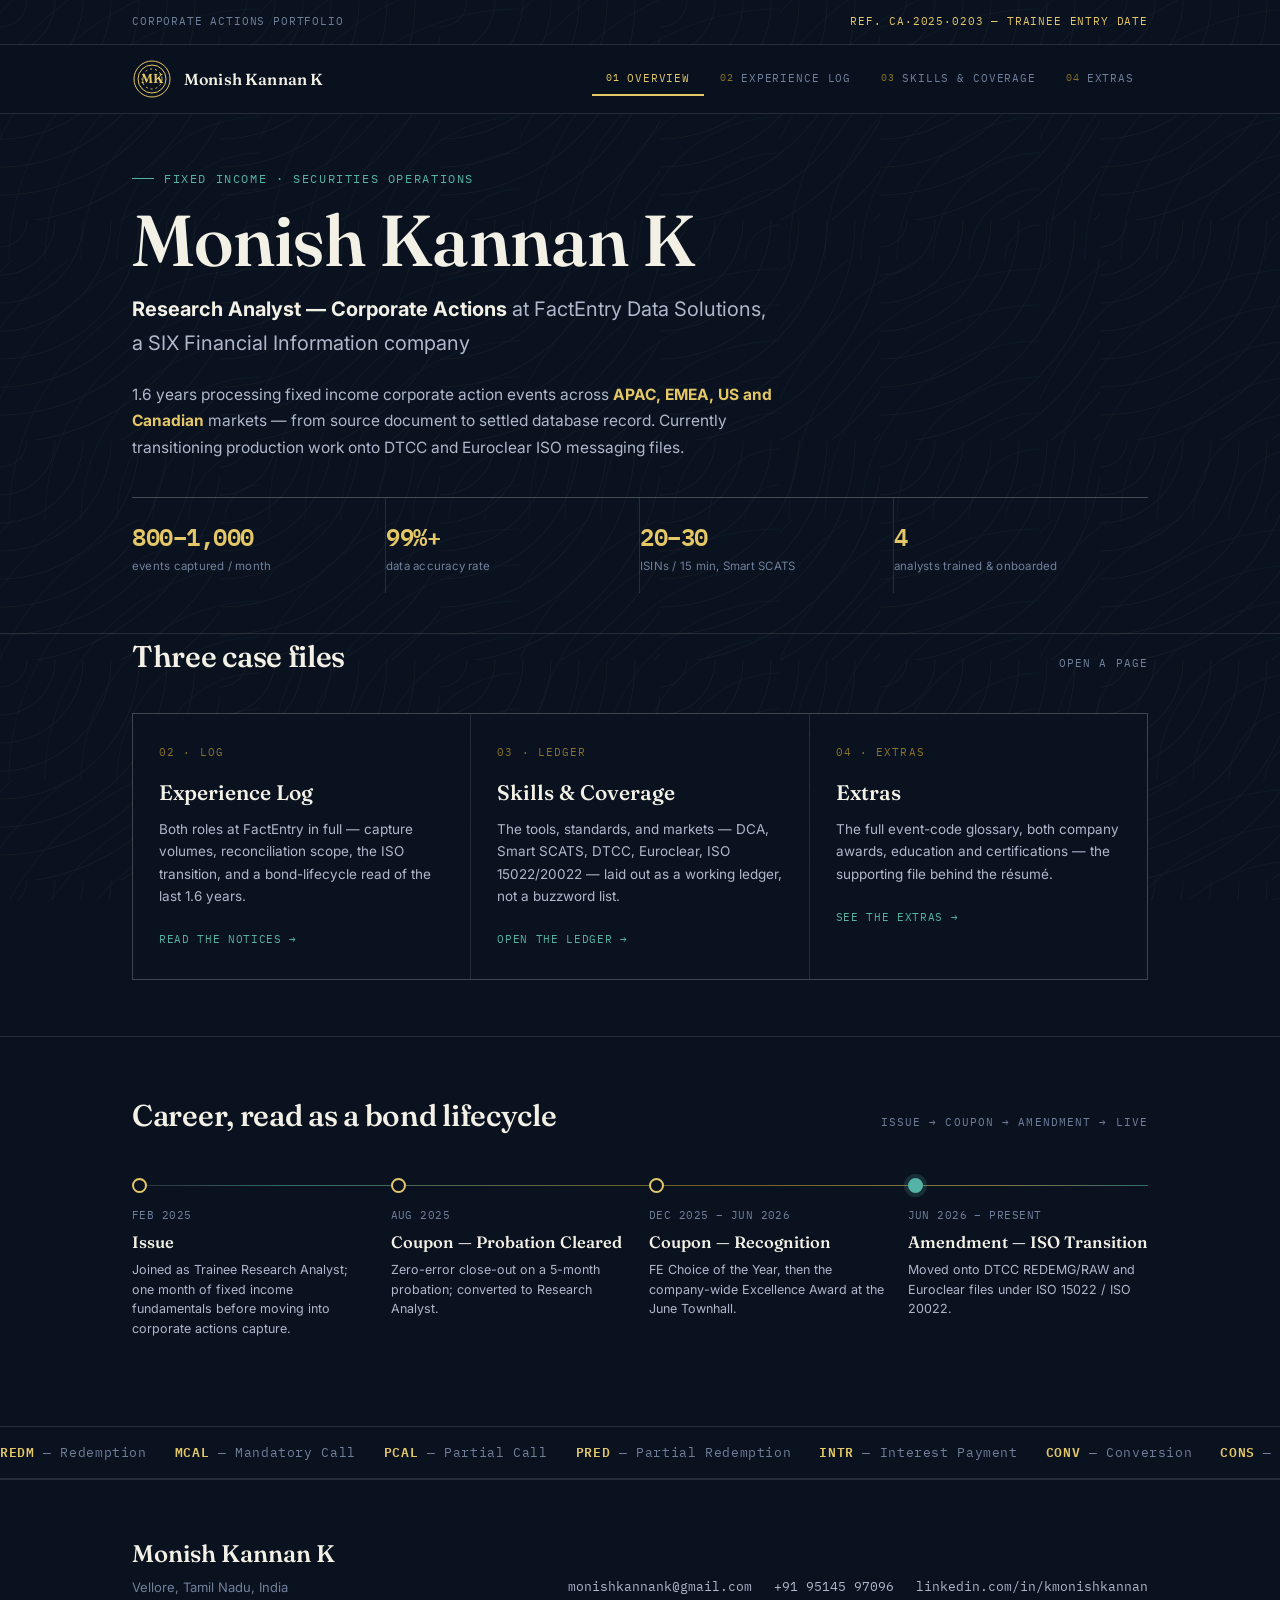
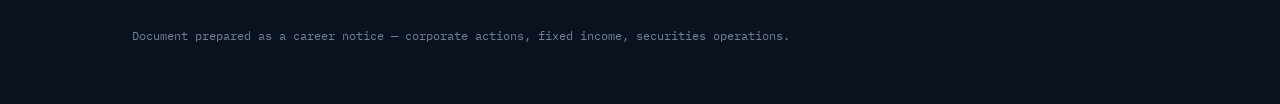
<file: index.html>
<!DOCTYPE html>
<html lang="en">
<head>
<meta charset="UTF-8">
<meta name="viewport" content="width=device-width, initial-scale=1.0">
<title>Monish Kannan K — Research Analyst, Fixed Income Corporate Actions</title>
<link rel="preconnect" href="https://fonts.googleapis.com">
<link rel="preconnect" href="https://fonts.gstatic.com" crossorigin>
<link href="https://fonts.googleapis.com/css2?family=Fraunces:opsz,wght@9..144,300;9..144,450;9..144,560;9..144,650&family=Inter:wght@400;500;600&family=IBM+Plex+Mono:wght@400;500;600&display=swap" rel="stylesheet">
<link rel="stylesheet" href="style.css">
</head>
<body>

  <div class="noticebar">
    <div class="wrap">
      <span>Corporate Actions Portfolio</span>
      <span class="ref">Ref. CA·2025·0203 — Trainee Entry Date</span>
    </div>
  </div>

  <nav class="topnav">
    <div class="wrap">
      <a href="index.html" class="brand">
        <svg class="rosette" viewBox="0 0 40 40">
          <circle cx="20" cy="20" r="18"/>
          <circle cx="20" cy="20" r="14"/>
          <circle cx="20" cy="20" r="10" stroke-dasharray="2 3"/>
          <text x="20" y="24" text-anchor="middle">MK</text>
        </svg>
        Monish Kannan K
      </a>
      <div class="navlinks">
        <a href="index.html" class="active"><span class="fk">01</span>Overview</a>
        <a href="experience.html"><span class="fk">02</span>Experience Log</a>
        <a href="skills.html"><span class="fk">03</span>Skills &amp; Coverage</a>
        <a href="extras.html"><span class="fk">04</span>Extras</a>
      </div>
    </div>
  </nav>

  <header class="pagehead">
    <div class="wrap">
      <div class="eyebrow reveal">Fixed Income · Securities Operations</div>
      <h1 class="reveal" style="font-size:clamp(40px,7vw,72px);">Monish Kannan K</h1>
      <p class="sub reveal" style="font-size:clamp(16px,2.4vw,20px);color:var(--text-mid);margin-bottom:22px;">
        <strong style="color:var(--text-hi);">Research Analyst — Corporate Actions</strong> at FactEntry Data Solutions, a SIX Financial Information company
      </p>
      <p class="sub reveal">
        1.6 years processing fixed income corporate action events across <strong style="color:var(--brass-soft);">APAC, EMEA, US and Canadian</strong> markets — from source document to settled database record. Currently transitioning production work onto DTCC and Euroclear ISO messaging files.
      </p>

      <div class="statrow reveal" style="margin-top:36px;">
        <div class="stat"><div class="num">800–1,000</div><div class="lbl">events captured / month</div></div>
        <div class="stat"><div class="num">99%+</div><div class="lbl">data accuracy rate</div></div>
        <div class="stat"><div class="num">20–30</div><div class="lbl">ISINs / 15 min, Smart SCATS</div></div>
        <div class="stat"><div class="num">4</div><div class="lbl">analysts trained &amp; onboarded</div></div>
      </div>
    </div>
  </header>

  <!-- CASE FILE NAV -->
  <section id="cases" style="padding-top:0;">
    <div class="wrap">
      <div class="sec-head reveal">
        <h2 class="sec-title">Three case files</h2>
        <span class="sec-tag">Open a page</span>
      </div>
      <div class="casegrid reveal">
        <a class="case" href="experience.html">
          <span class="fk">02 · LOG</span>
          <h3>Experience Log</h3>
          <p>Both roles at FactEntry in full — capture volumes, reconciliation scope, the ISO transition, and a bond-lifecycle read of the last 1.6 years.</p>
          <span class="go">Read the notices →</span>
        </a>
        <a class="case" href="skills.html">
          <span class="fk">03 · LEDGER</span>
          <h3>Skills &amp; Coverage</h3>
          <p>The tools, standards, and markets — DCA, Smart SCATS, DTCC, Euroclear, ISO 15022/20022 — laid out as a working ledger, not a buzzword list.</p>
          <span class="go">Open the ledger →</span>
        </a>
        <a class="case" href="extras.html">
          <span class="fk">04 · EXTRAS</span>
          <h3>Extras</h3>
          <p>The full event-code glossary, both company awards, education and certifications — the supporting file behind the résumé.</p>
          <span class="go">See the extras →</span>
        </a>
      </div>
    </div>
  </section>

  <!-- LIFECYCLE (condensed) -->
  <section id="lifecycle">
    <div class="wrap">
      <div class="sec-head reveal">
        <h2 class="sec-title">Career, read as a bond lifecycle</h2>
        <span class="sec-tag">Issue → Coupon → Amendment → Live</span>
      </div>
      <div class="lifecycle reveal">
        <div class="lifecycle-track">
          <div class="lc-node">
            <div class="lc-dot"></div>
            <div class="lc-date">FEB 2025</div>
            <div class="lc-label">Issue</div>
            <div class="lc-desc">Joined as Trainee Research Analyst; one month of fixed income fundamentals before moving into corporate actions capture.</div>
          </div>
          <div class="lc-node">
            <div class="lc-dot"></div>
            <div class="lc-date">AUG 2025</div>
            <div class="lc-label">Coupon — Probation Cleared</div>
            <div class="lc-desc">Zero-error close-out on a 5-month probation; converted to Research Analyst.</div>
          </div>
          <div class="lc-node">
            <div class="lc-dot"></div>
            <div class="lc-date">DEC 2025 – JUN 2026</div>
            <div class="lc-label">Coupon — Recognition</div>
            <div class="lc-desc">FE Choice of the Year, then the company-wide Excellence Award at the June Townhall.</div>
          </div>
          <div class="lc-node current">
            <div class="lc-dot"></div>
            <div class="lc-date">JUN 2026 – PRESENT</div>
            <div class="lc-label">Amendment — ISO Transition</div>
            <div class="lc-desc">Moved onto DTCC REDEMG/RAW and Euroclear files under ISO 15022 / ISO 20022.</div>
          </div>
        </div>
      </div>
    </div>
  </section>

  <!-- TICKER -->
  <div class="ticker-shell">
    <div class="ticker-track" id="tickerTrack"></div>
  </div>

  <footer>
    <div class="wrap">
      <div class="foot-grid">
        <div>
          <div class="foot-name">Monish Kannan K</div>
          <div style="color:var(--text-dim);font-size:13px;margin-top:6px;">Vellore, Tamil Nadu, India</div>
        </div>
        <div class="foot-links">
          <a href="mailto:monishkannank@gmail.com">monishkannank@gmail.com</a>
          <a href="tel:+919514597096">+91 95145 97096</a>
          <a href="https://linkedin.com/in/kmonishkannan" target="_blank" rel="noopener">linkedin.com/in/kmonishkannan</a>
        </div>
      </div>
      <div class="foot-note">Document prepared as a career notice — corporate actions, fixed income, securities operations.</div>
    </div>
  </footer>

<script src="script.js"></script>
</body>
</html>
</file>
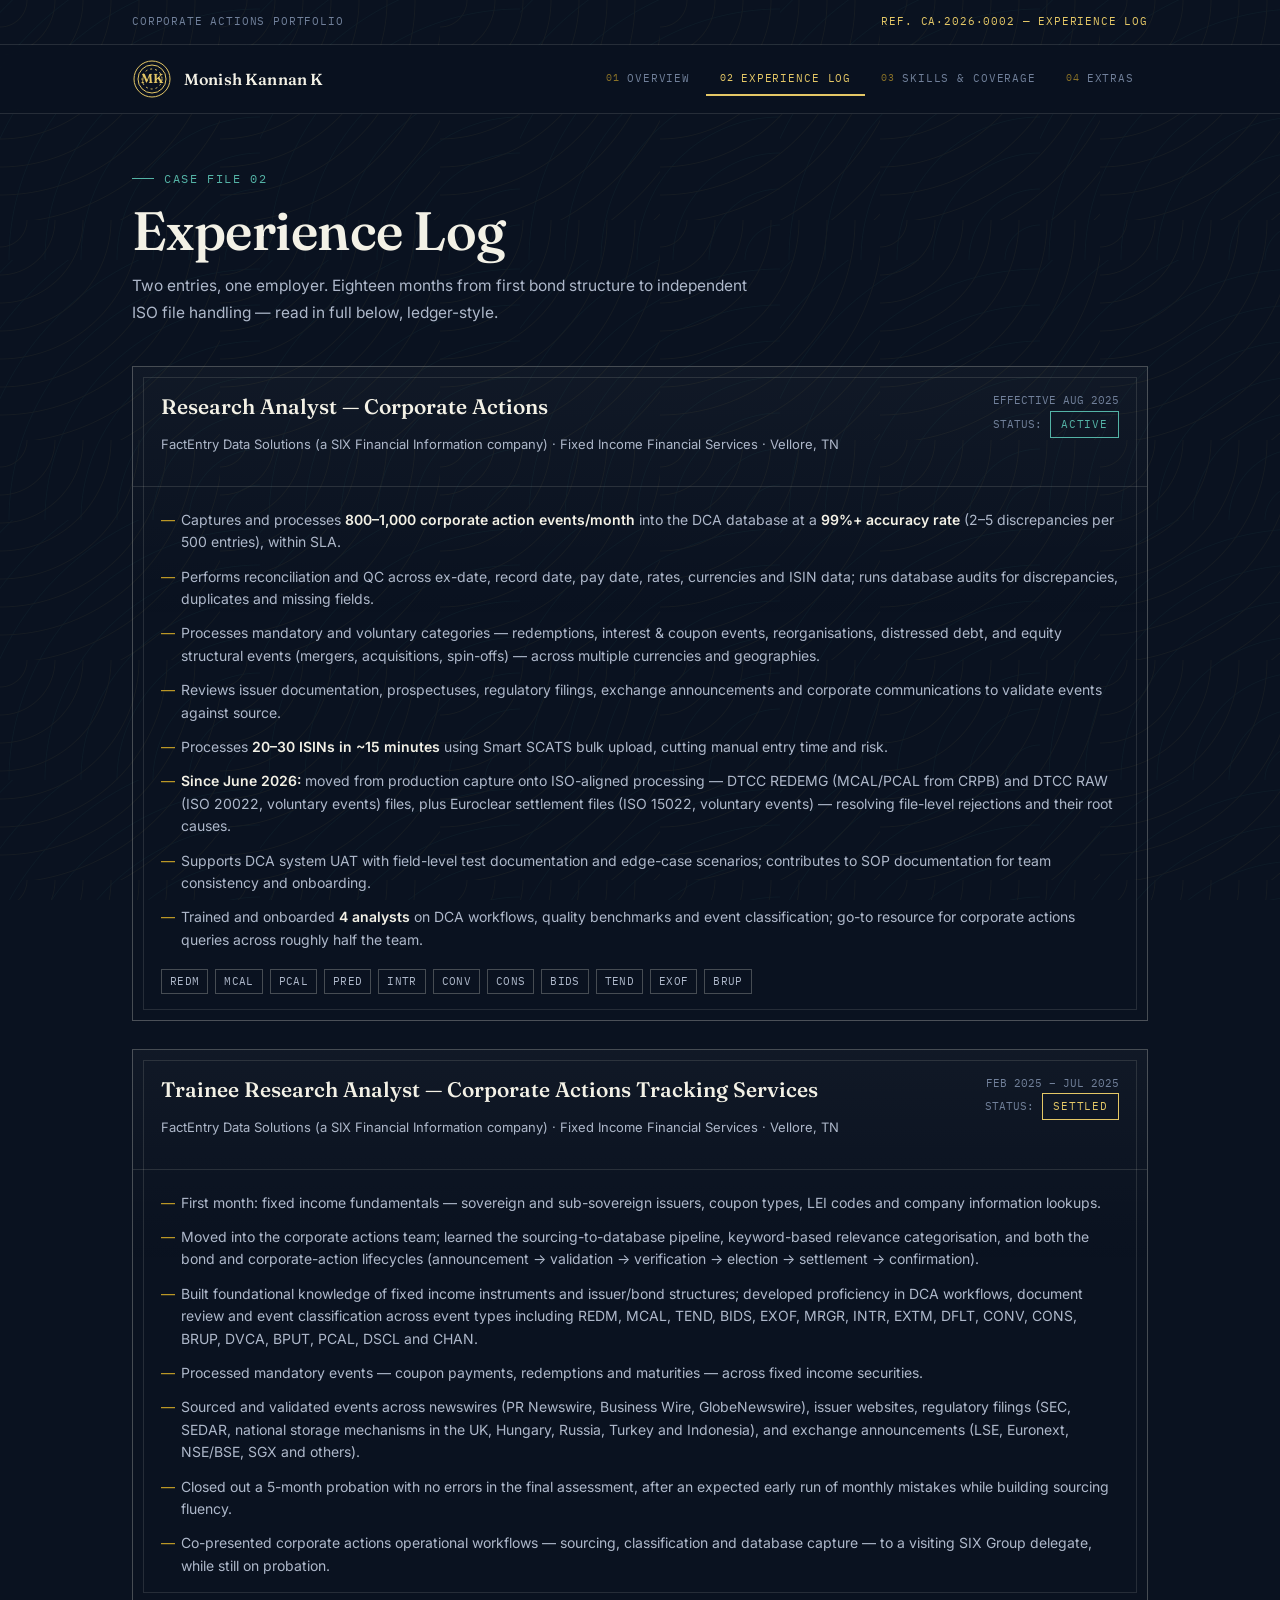
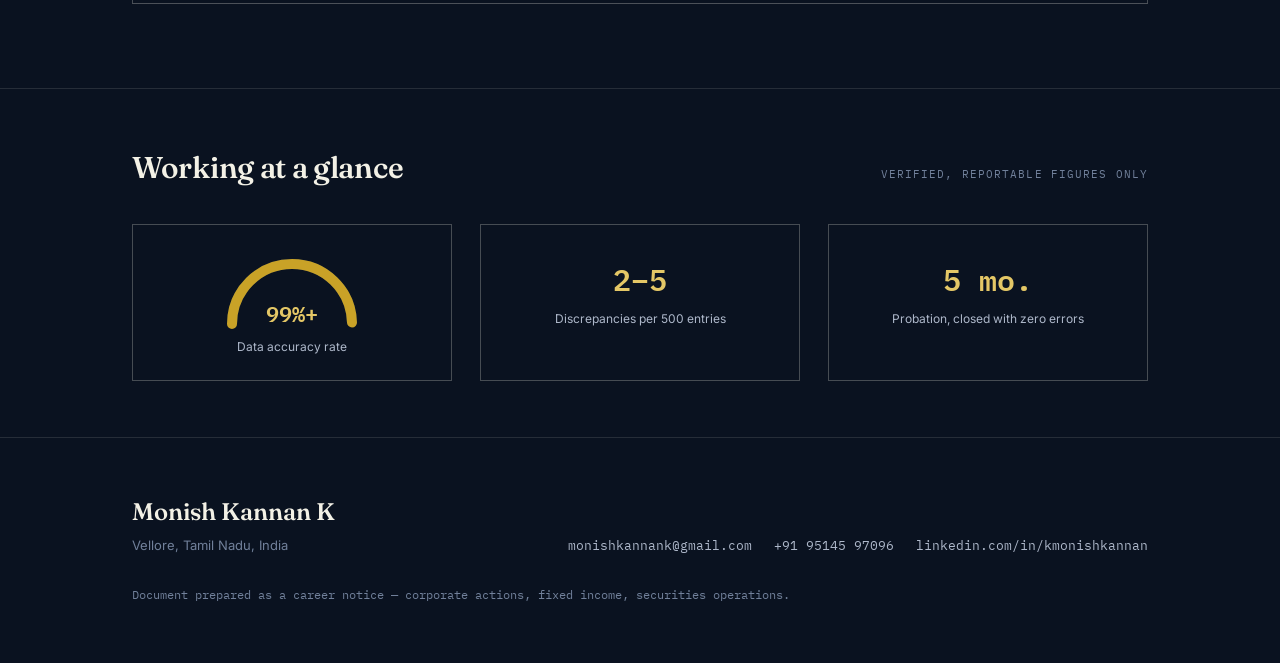
<file: experience.html>
<!DOCTYPE html>
<html lang="en">
<head>
<meta charset="UTF-8">
<meta name="viewport" content="width=device-width, initial-scale=1.0">
<title>Experience Log — Monish Kannan K</title>
<link rel="preconnect" href="https://fonts.googleapis.com">
<link rel="preconnect" href="https://fonts.gstatic.com" crossorigin>
<link href="https://fonts.googleapis.com/css2?family=Fraunces:opsz,wght@9..144,300;9..144,450;9..144,560;9..144,650&family=Inter:wght@400;500;600&family=IBM+Plex+Mono:wght@400;500;600&display=swap" rel="stylesheet">
<link rel="stylesheet" href="style.css">
</head>
<body>

  <div class="noticebar">
    <div class="wrap">
      <span>Corporate Actions Portfolio</span>
      <span class="ref">Ref. CA·2026·0002 — Experience Log</span>
    </div>
  </div>

  <nav class="topnav">
    <div class="wrap">
      <a href="index.html" class="brand">
        <svg class="rosette" viewBox="0 0 40 40">
          <circle cx="20" cy="20" r="18"/>
          <circle cx="20" cy="20" r="14"/>
          <circle cx="20" cy="20" r="10" stroke-dasharray="2 3"/>
          <text x="20" y="24" text-anchor="middle">MK</text>
        </svg>
        Monish Kannan K
      </a>
      <div class="navlinks">
        <a href="index.html"><span class="fk">01</span>Overview</a>
        <a href="experience.html" class="active"><span class="fk">02</span>Experience Log</a>
        <a href="skills.html"><span class="fk">03</span>Skills &amp; Coverage</a>
        <a href="extras.html"><span class="fk">04</span>Extras</a>
      </div>
    </div>
  </nav>

  <header class="pagehead">
    <div class="wrap">
      <div class="eyebrow reveal">Case File 02</div>
      <h1 class="reveal">Experience Log</h1>
      <p class="sub reveal">Two entries, one employer. Eighteen months from first bond structure to independent ISO file handling — read in full below, ledger-style.</p>
    </div>
  </header>

  <!-- NOTICES -->
  <section id="experience" style="border-top:none;padding-top:0;">
    <div class="wrap">
      <div class="notice reveal">
        <div class="notice-head">
          <div>
            <p class="notice-role">Research Analyst — Corporate Actions</p>
            <p class="notice-org">FactEntry Data Solutions (a SIX Financial Information company) · Fixed Income Financial Services · Vellore, TN</p>
          </div>
          <div class="notice-meta">
            EFFECTIVE&nbsp;AUG&nbsp;2025<br>
            STATUS:<span class="status-pill">ACTIVE</span>
          </div>
        </div>
        <div class="notice-body">
          <ul>
            <li>Captures and processes <strong>800–1,000 corporate action events/month</strong> into the DCA database at a <strong>99%+ accuracy rate</strong> (2–5 discrepancies per 500 entries), within SLA.</li>
            <li>Performs reconciliation and QC across ex-date, record date, pay date, rates, currencies and ISIN data; runs database audits for discrepancies, duplicates and missing fields.</li>
            <li>Processes mandatory and voluntary categories — redemptions, interest &amp; coupon events, reorganisations, distressed debt, and equity structural events (mergers, acquisitions, spin-offs) — across multiple currencies and geographies.</li>
            <li>Reviews issuer documentation, prospectuses, regulatory filings, exchange announcements and corporate communications to validate events against source.</li>
            <li>Processes <strong>20–30 ISINs in ~15 minutes</strong> using Smart SCATS bulk upload, cutting manual entry time and risk.</li>
            <li><strong>Since June 2026:</strong> moved from production capture onto ISO-aligned processing — DTCC REDEMG (MCAL/PCAL from CRPB) and DTCC RAW (ISO 20022, voluntary events) files, plus Euroclear settlement files (ISO 15022, voluntary events) — resolving file-level rejections and their root causes.</li>
            <li>Supports DCA system UAT with field-level test documentation and edge-case scenarios; contributes to SOP documentation for team consistency and onboarding.</li>
            <li>Trained and onboarded <strong>4 analysts</strong> on DCA workflows, quality benchmarks and event classification; go-to resource for corporate actions queries across roughly half the team.</li>
          </ul>
          <div class="codes">
            <span class="code">REDM</span><span class="code">MCAL</span><span class="code">PCAL</span><span class="code">PRED</span>
            <span class="code">INTR</span><span class="code">CONV</span><span class="code">CONS</span><span class="code">BIDS</span>
            <span class="code">TEND</span><span class="code">EXOF</span><span class="code">BRUP</span>
          </div>
        </div>
      </div>

      <div class="notice reveal">
        <div class="notice-head">
          <div>
            <p class="notice-role">Trainee Research Analyst — Corporate Actions Tracking Services</p>
            <p class="notice-org">FactEntry Data Solutions (a SIX Financial Information company) · Fixed Income Financial Services · Vellore, TN</p>
          </div>
          <div class="notice-meta">
            FEB&nbsp;2025&nbsp;–&nbsp;JUL&nbsp;2025<br>
            STATUS:<span class="status-pill settled">SETTLED</span>
          </div>
        </div>
        <div class="notice-body">
          <ul>
            <li>First month: fixed income fundamentals — sovereign and sub-sovereign issuers, coupon types, LEI codes and company information lookups.</li>
            <li>Moved into the corporate actions team; learned the sourcing-to-database pipeline, keyword-based relevance categorisation, and both the bond and corporate-action lifecycles (announcement → validation → verification → election → settlement → confirmation).</li>
            <li>Built foundational knowledge of fixed income instruments and issuer/bond structures; developed proficiency in DCA workflows, document review and event classification across event types including REDM, MCAL, TEND, BIDS, EXOF, MRGR, INTR, EXTM, DFLT, CONV, CONS, BRUP, DVCA, BPUT, PCAL, DSCL and CHAN.</li>
            <li>Processed mandatory events — coupon payments, redemptions and maturities — across fixed income securities.</li>
            <li>Sourced and validated events across newswires (PR Newswire, Business Wire, GlobeNewswire), issuer websites, regulatory filings (SEC, SEDAR, national storage mechanisms in the UK, Hungary, Russia, Turkey and Indonesia), and exchange announcements (LSE, Euronext, NSE/BSE, SGX and others).</li>
            <li>Closed out a 5-month probation with no errors in the final assessment, after an expected early run of monthly mistakes while building sourcing fluency.</li>
            <li>Co-presented corporate actions operational workflows — sourcing, classification and database capture — to a visiting SIX Group delegate, while still on probation.</li>
          </ul>
        </div>
      </div>
    </div>
  </section>

  <!-- ACCURACY AT A GLANCE -->
  <section id="accuracy">
    <div class="wrap">
      <div class="sec-head reveal">
        <h2 class="sec-title">Working at a glance</h2>
        <span class="sec-tag">Verified, reportable figures only</span>
      </div>
      <div class="dialgrid reveal">
        <div class="dial-card">
          <div class="dial">
            <svg viewBox="0 0 140 80">
              <path d="M10,75 A60,60 0 0 1 130,75" fill="none" stroke="var(--ink-700)" stroke-width="10"/>
              <path d="M10,75 A60,60 0 0 1 130,75" fill="none" stroke="var(--brass)" stroke-width="10" stroke-dasharray="188.5" stroke-dashoffset="1.9" stroke-linecap="round"/>
            </svg>
          </div>
          <div class="dial-val">99%+</div>
          <div class="dial-label">Data accuracy rate</div>
        </div>
        <div class="dial-card">
          <div class="dial-val" style="font-size:30px;margin-top:8px;">2–5</div>
          <div class="dial-label">Discrepancies per 500 entries</div>
        </div>
        <div class="dial-card">
          <div class="dial-val" style="font-size:30px;margin-top:8px;">5 mo.</div>
          <div class="dial-label">Probation, closed with zero errors</div>
        </div>
      </div>
    </div>
  </section>

  <footer>
    <div class="wrap">
      <div class="foot-grid">
        <div>
          <div class="foot-name">Monish Kannan K</div>
          <div style="color:var(--text-dim);font-size:13px;margin-top:6px;">Vellore, Tamil Nadu, India</div>
        </div>
        <div class="foot-links">
          <a href="mailto:monishkannank@gmail.com">monishkannank@gmail.com</a>
          <a href="tel:+919514597096">+91 95145 97096</a>
          <a href="https://linkedin.com/in/kmonishkannan" target="_blank" rel="noopener">linkedin.com/in/kmonishkannan</a>
        </div>
      </div>
      <div class="foot-note">Document prepared as a career notice — corporate actions, fixed income, securities operations.</div>
    </div>
  </footer>

<script src="script.js"></script>
</body>
</html>
</file>
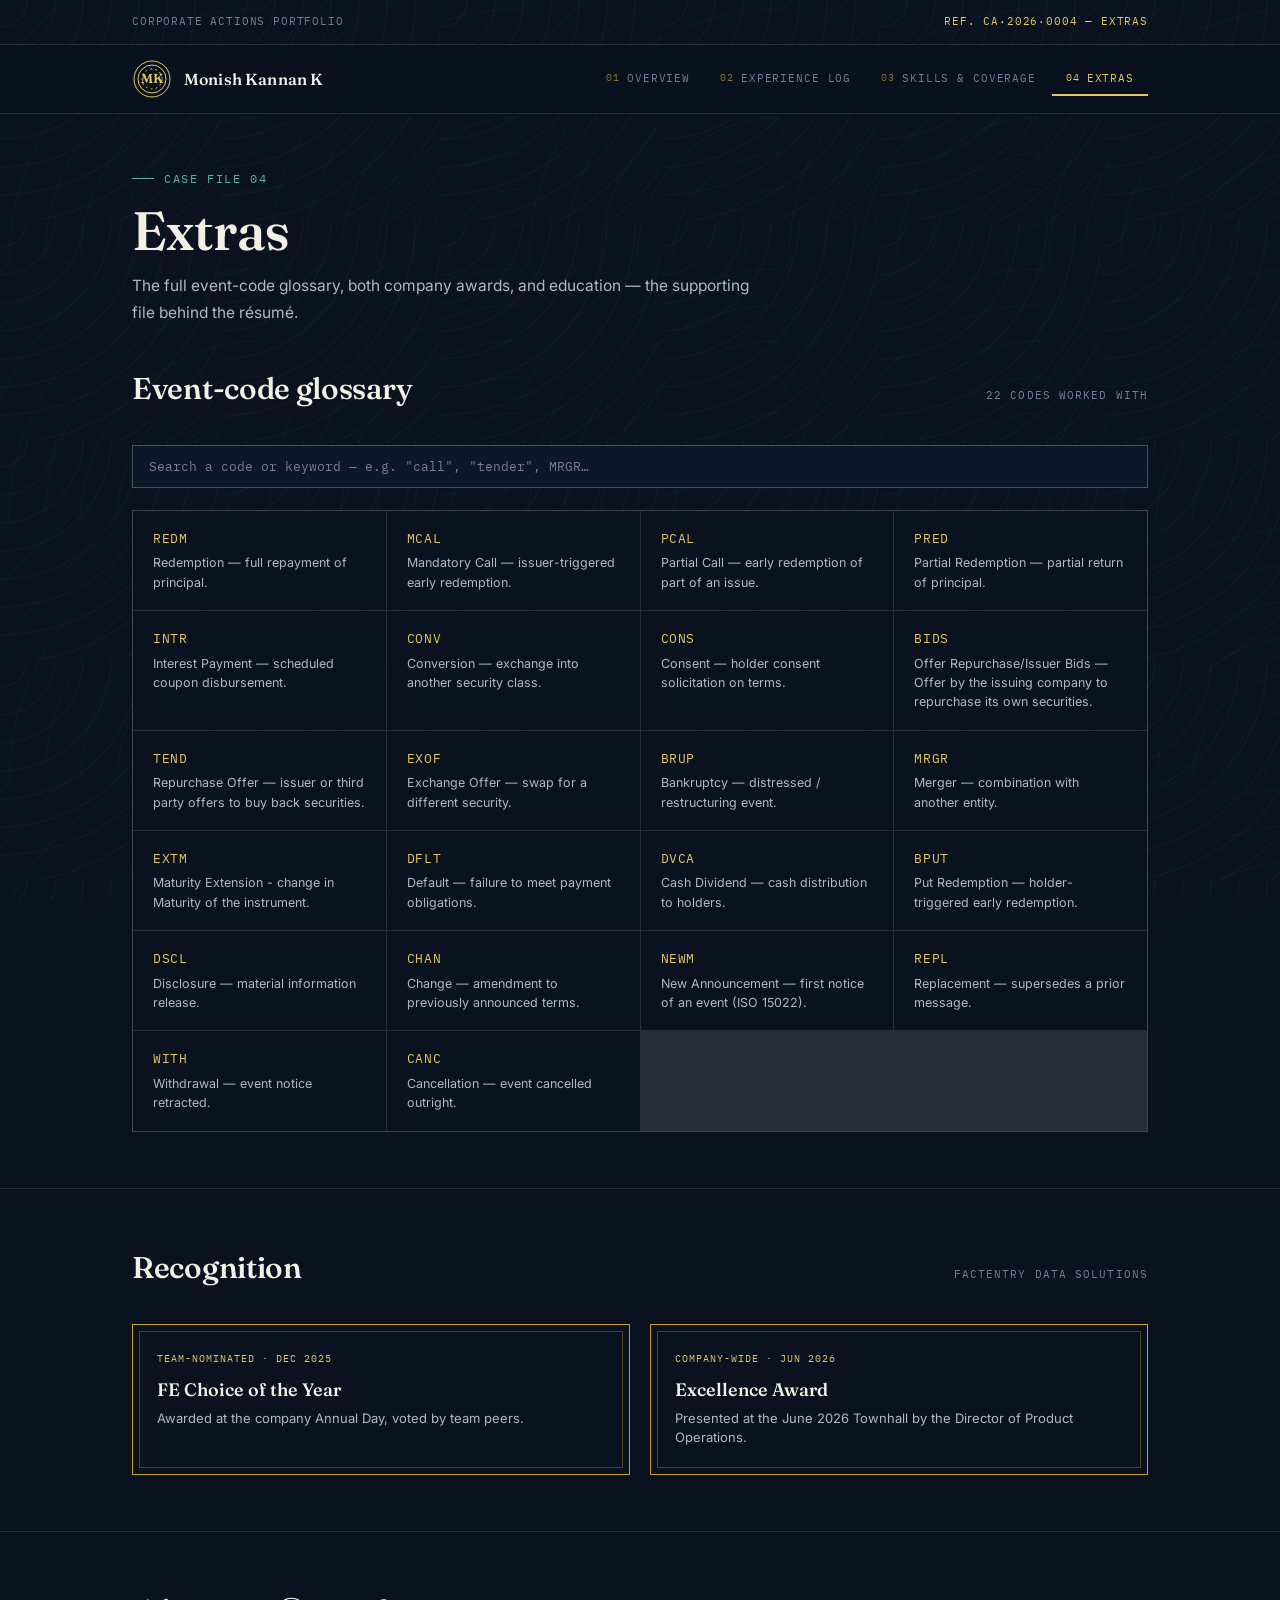
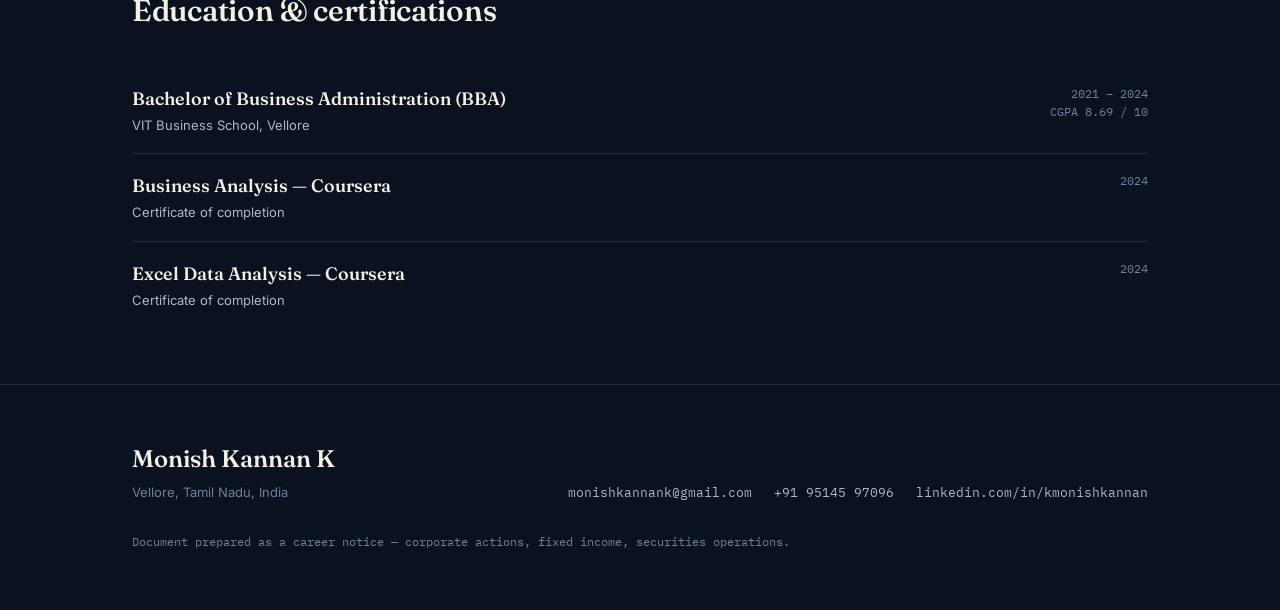
<file: extras.html>
<!DOCTYPE html>
<html lang="en">
<head>
<meta charset="UTF-8">
<meta name="viewport" content="width=device-width, initial-scale=1.0">
<title>Extras — Monish Kannan K</title>
<link rel="preconnect" href="https://fonts.googleapis.com">
<link rel="preconnect" href="https://fonts.gstatic.com" crossorigin>
<link href="https://fonts.googleapis.com/css2?family=Fraunces:opsz,wght@9..144,300;9..144,450;9..144,560;9..144,650&family=Inter:wght@400;500;600&family=IBM+Plex+Mono:wght@400;500;600&display=swap" rel="stylesheet">
<link rel="stylesheet" href="style.css">
</head>
<body>

  <div class="noticebar">
    <div class="wrap">
      <span>Corporate Actions Portfolio</span>
      <span class="ref">Ref. CA·2026·0004 — Extras</span>
    </div>
  </div>

  <nav class="topnav">
    <div class="wrap">
      <a href="index.html" class="brand">
        <svg class="rosette" viewBox="0 0 40 40">
          <circle cx="20" cy="20" r="18"/>
          <circle cx="20" cy="20" r="14"/>
          <circle cx="20" cy="20" r="10" stroke-dasharray="2 3"/>
          <text x="20" y="24" text-anchor="middle">MK</text>
        </svg>
        Monish Kannan K
      </a>
      <div class="navlinks">
        <a href="index.html"><span class="fk">01</span>Overview</a>
        <a href="experience.html"><span class="fk">02</span>Experience Log</a>
        <a href="skills.html"><span class="fk">03</span>Skills &amp; Coverage</a>
        <a href="extras.html" class="active"><span class="fk">04</span>Extras</a>
      </div>
    </div>
  </nav>

  <header class="pagehead">
    <div class="wrap">
      <div class="eyebrow reveal">Case File 04</div>
      <h1 class="reveal">Extras</h1>
      <p class="sub reveal">The full event-code glossary, both company awards, and education — the supporting file behind the résumé.</p>
    </div>
  </header>

  <!-- GLOSSARY -->
  <section id="glossary" style="border-top:none;padding-top:0;">
    <div class="wrap">
      <div class="sec-head reveal">
        <h2 class="sec-title">Event-code glossary</h2>
        <span class="sec-tag">22 codes worked with</span>
      </div>
      <input type="text" id="glossSearch" class="gloss-search reveal" placeholder="Search a code or keyword — e.g. &quot;call&quot;, &quot;tender&quot;, MRGR…">
      <div class="glossgrid reveal">
        <div class="gloss-cell"><div class="gloss-code">REDM</div><div class="gloss-def">Redemption — full repayment of principal.</div></div>
        <div class="gloss-cell"><div class="gloss-code">MCAL</div><div class="gloss-def">Mandatory Call — issuer-triggered early redemption.</div></div>
        <div class="gloss-cell"><div class="gloss-code">PCAL</div><div class="gloss-def">Partial Call — early redemption of part of an issue.</div></div>
        <div class="gloss-cell"><div class="gloss-code">PRED</div><div class="gloss-def">Partial Redemption — partial return of principal.</div></div>
        <div class="gloss-cell"><div class="gloss-code">INTR</div><div class="gloss-def">Interest Payment — scheduled coupon disbursement.</div></div>
        <div class="gloss-cell"><div class="gloss-code">CONV</div><div class="gloss-def">Conversion — exchange into another security class.</div></div>
        <div class="gloss-cell"><div class="gloss-code">CONS</div><div class="gloss-def">Consent — holder consent solicitation on terms.</div></div>
        <div class="gloss-cell"><div class="gloss-code">BIDS</div><div class="gloss-def">Offer Repurchase/Issuer Bids — Offer by the issuing company to repurchase its own securities.</div></div>
        <div class="gloss-cell"><div class="gloss-code">TEND</div><div class="gloss-def">Repurchase Offer — issuer or third party offers to buy back securities.</div></div>
        <div class="gloss-cell"><div class="gloss-code">EXOF</div><div class="gloss-def">Exchange Offer — swap for a different security.</div></div>
        <div class="gloss-cell"><div class="gloss-code">BRUP</div><div class="gloss-def">Bankruptcy — distressed / restructuring event.</div></div>
        <div class="gloss-cell"><div class="gloss-code">MRGR</div><div class="gloss-def">Merger — combination with another entity.</div></div>
        <div class="gloss-cell"><div class="gloss-code">EXTM</div><div class="gloss-def">Maturity Extension - change in Maturity of the instrument.</div></div>
        <div class="gloss-cell"><div class="gloss-code">DFLT</div><div class="gloss-def">Default — failure to meet payment obligations.</div></div>
        <div class="gloss-cell"><div class="gloss-code">DVCA</div><div class="gloss-def">Cash Dividend — cash distribution to holders.</div></div>
        <div class="gloss-cell"><div class="gloss-code">BPUT</div><div class="gloss-def">Put Redemption — holder-triggered early redemption.</div></div>
        <div class="gloss-cell"><div class="gloss-code">DSCL</div><div class="gloss-def">Disclosure — material information release.</div></div>
        <div class="gloss-cell"><div class="gloss-code">CHAN</div><div class="gloss-def">Change — amendment to previously announced terms.</div></div>
        <div class="gloss-cell"><div class="gloss-code">NEWM</div><div class="gloss-def">New Announcement — first notice of an event (ISO 15022).</div></div>
        <div class="gloss-cell"><div class="gloss-code">REPL</div><div class="gloss-def">Replacement — supersedes a prior message.</div></div>
        <div class="gloss-cell"><div class="gloss-code">WITH</div><div class="gloss-def">Withdrawal — event notice retracted.</div></div>
        <div class="gloss-cell"><div class="gloss-code">CANC</div><div class="gloss-def">Cancellation — event cancelled outright.</div></div>
      </div>
    </div>
  </section>

  <!-- AWARDS -->
  <section id="awards">
    <div class="wrap">
      <div class="sec-head reveal">
        <h2 class="sec-title">Recognition</h2>
        <span class="sec-tag">FactEntry Data Solutions</span>
      </div>
      <div class="awards reveal">
        <div class="award">
          <div class="seal">Team-nominated · Dec 2025</div>
          <h4>FE Choice of the Year</h4>
          <p>Awarded at the company Annual Day, voted by team peers.</p>
        </div>
        <div class="award">
          <div class="seal">Company-wide · Jun 2026</div>
          <h4>Excellence Award</h4>
          <p>Presented at the June 2026 Townhall by the Director of Product Operations.</p>
        </div>
      </div>
    </div>
  </section>

  <!-- EDUCATION -->
  <section id="education">
    <div class="wrap">
      <div class="sec-head reveal">
        <h2 class="sec-title">Education &amp; certifications</h2>
      </div>
      <div class="reveal">
        <div class="edu-row">
          <div>
            <div class="edu-name">Bachelor of Business Administration (BBA)</div>
            <div class="edu-sub">VIT Business School, Vellore</div>
          </div>
          <div class="edu-meta">2021 – 2024<br>CGPA 8.69 / 10</div>
        </div>
        <div class="edu-row">
          <div>
            <div class="edu-name">Business Analysis — Coursera</div>
            <div class="edu-sub">Certificate of completion</div>
          </div>
          <div class="edu-meta">2024</div>
        </div>
        <div class="edu-row">
          <div>
            <div class="edu-name">Excel Data Analysis — Coursera</div>
            <div class="edu-sub">Certificate of completion</div>
          </div>
          <div class="edu-meta">2024</div>
        </div>
      </div>
    </div>
  </section>

  <footer>
    <div class="wrap">
      <div class="foot-grid">
        <div>
          <div class="foot-name">Monish Kannan K</div>
          <div style="color:var(--text-dim);font-size:13px;margin-top:6px;">Vellore, Tamil Nadu, India</div>
        </div>
        <div class="foot-links">
          <a href="mailto:monishkannank@gmail.com">monishkannank@gmail.com</a>
          <a href="tel:+919514597096">+91 95145 97096</a>
          <a href="https://linkedin.com/in/kmonishkannan" target="_blank" rel="noopener">linkedin.com/in/kmonishkannan</a>
        </div>
      </div>
      <div class="foot-note">Document prepared as a career notice — corporate actions, fixed income, securities operations.</div>
    </div>
  </footer>

<script src="script.js"></script>
</body>
</html>
</file>
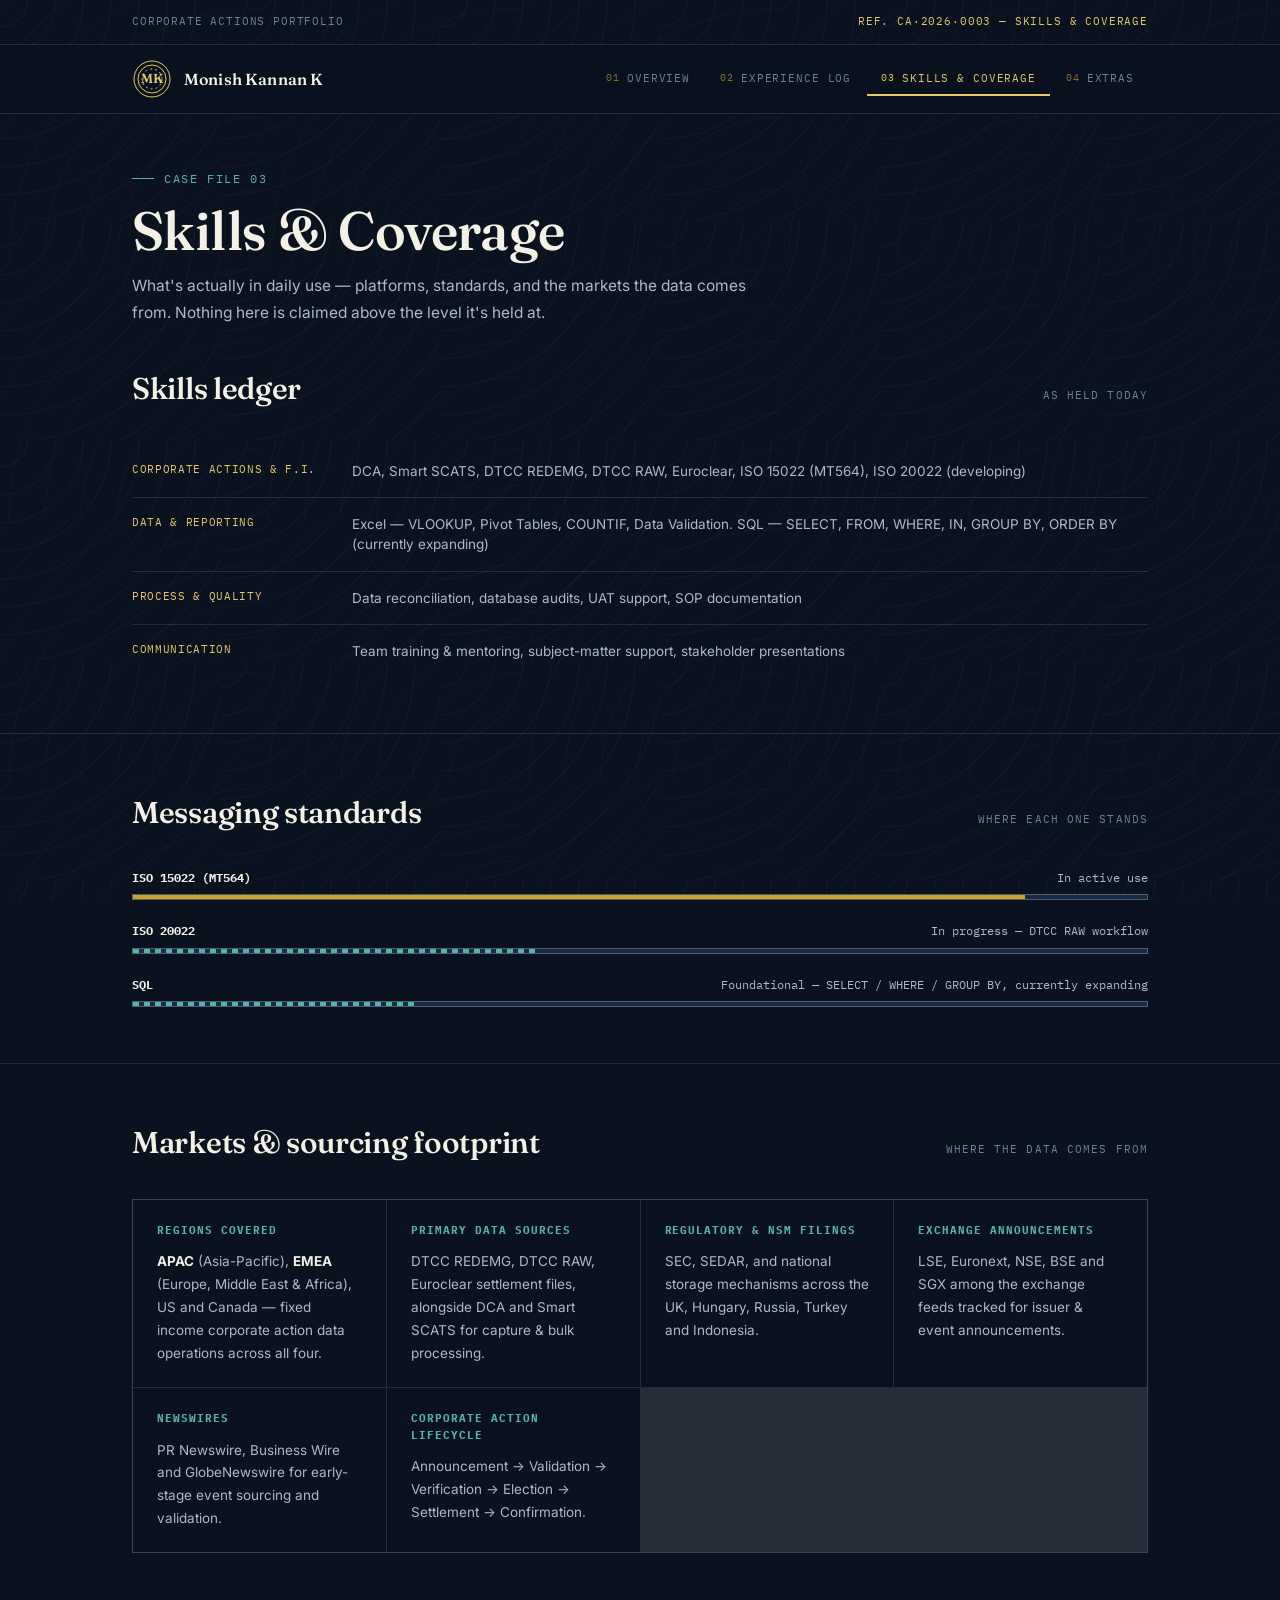
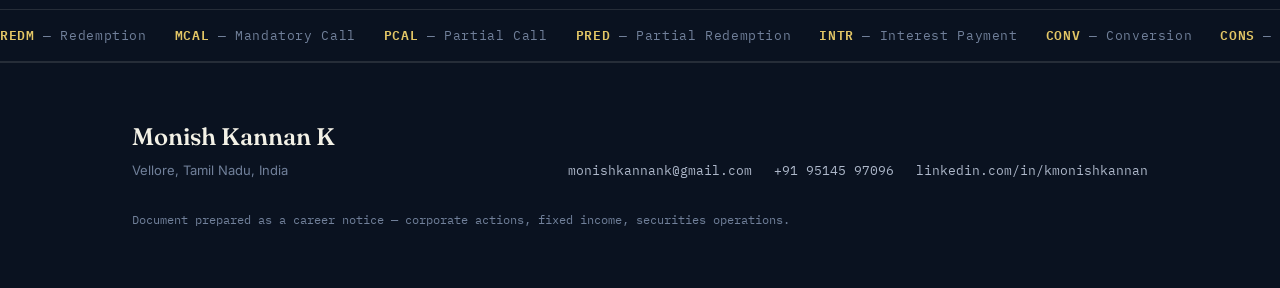
<file: skills.html>
<!DOCTYPE html>
<html lang="en">
<head>
<meta charset="UTF-8">
<meta name="viewport" content="width=device-width, initial-scale=1.0">
<title>Skills &amp; Coverage — Monish Kannan K</title>
<link rel="preconnect" href="https://fonts.googleapis.com">
<link rel="preconnect" href="https://fonts.gstatic.com" crossorigin>
<link href="https://fonts.googleapis.com/css2?family=Fraunces:opsz,wght@9..144,300;9..144,450;9..144,560;9..144,650&family=Inter:wght@400;500;600&family=IBM+Plex+Mono:wght@400;500;600&display=swap" rel="stylesheet">
<link rel="stylesheet" href="style.css">
</head>
<body>

  <div class="noticebar">
    <div class="wrap">
      <span>Corporate Actions Portfolio</span>
      <span class="ref">Ref. CA·2026·0003 — Skills &amp; Coverage</span>
    </div>
  </div>

  <nav class="topnav">
    <div class="wrap">
      <a href="index.html" class="brand">
        <svg class="rosette" viewBox="0 0 40 40">
          <circle cx="20" cy="20" r="18"/>
          <circle cx="20" cy="20" r="14"/>
          <circle cx="20" cy="20" r="10" stroke-dasharray="2 3"/>
          <text x="20" y="24" text-anchor="middle">MK</text>
        </svg>
        Monish Kannan K
      </a>
      <div class="navlinks">
        <a href="index.html"><span class="fk">01</span>Overview</a>
        <a href="experience.html"><span class="fk">02</span>Experience Log</a>
        <a href="skills.html" class="active"><span class="fk">03</span>Skills &amp; Coverage</a>
        <a href="extras.html"><span class="fk">04</span>Extras</a>
      </div>
    </div>
  </nav>

  <header class="pagehead">
    <div class="wrap">
      <div class="eyebrow reveal">Case File 03</div>
      <h1 class="reveal">Skills &amp; Coverage</h1>
      <p class="sub reveal">What's actually in daily use — platforms, standards, and the markets the data comes from. Nothing here is claimed above the level it's held at.</p>
    </div>
  </header>

  <!-- SKILLS LEDGER -->
  <section id="skills" style="border-top:none;padding-top:0;">
    <div class="wrap">
      <div class="sec-head reveal">
        <h2 class="sec-title">Skills ledger</h2>
        <span class="sec-tag">As held today</span>
      </div>
      <table class="ledger reveal">
        <tr>
          <td>Corporate Actions &amp; F.I.</td>
          <td>DCA, Smart SCATS, DTCC REDEMG, DTCC RAW, Euroclear, ISO 15022 (MT564), ISO 20022 (developing)</td>
        </tr>
        <tr>
          <td>Data &amp; Reporting</td>
          <td>Excel — VLOOKUP, Pivot Tables, COUNTIF, Data Validation. SQL — SELECT, FROM, WHERE, IN, GROUP BY, ORDER BY (currently expanding)</td>
        </tr>
        <tr>
          <td>Process &amp; Quality</td>
          <td>Data reconciliation, database audits, UAT support, SOP documentation</td>
        </tr>
        <tr>
          <td>Communication</td>
          <td>Team training &amp; mentoring, subject-matter support, stakeholder presentations</td>
        </tr>
      </table>
    </div>
  </section>

  <!-- MESSAGING STANDARDS RAIL -->
  <section id="standards">
    <div class="wrap">
      <div class="sec-head reveal">
        <h2 class="sec-title">Messaging standards</h2>
        <span class="sec-tag">Where each one stands</span>
      </div>
      <div class="reveal">
        <div class="railrow">
          <div class="rail-top"><b>ISO 15022 (MT564)</b><span>In active use</span></div>
          <div class="rail"><div class="rail-fill" style="width:88%;"></div></div>
        </div>
        <div class="railrow">
          <div class="rail-top"><b>ISO 20022</b><span>In progress — DTCC RAW workflow</span></div>
          <div class="rail"><div class="rail-fill teal dashed" style="width:40%;"></div></div>
        </div>
        <div class="railrow">
          <div class="rail-top"><b>SQL</b><span>Foundational — SELECT / WHERE / GROUP BY, currently expanding</span></div>
          <div class="rail"><div class="rail-fill teal dashed" style="width:28%;"></div></div>
        </div>
      </div>
    </div>
  </section>

  <!-- COVERAGE -->
  <section id="coverage">
    <div class="wrap">
      <div class="sec-head reveal">
        <h2 class="sec-title">Markets &amp; sourcing footprint</h2>
        <span class="sec-tag">Where the data comes from</span>
      </div>
      <div class="coverage-grid reveal">
        <div class="cov-cell">
          <h4>Regions Covered</h4>
          <p><b style="color:var(--text-hi);">APAC</b> (Asia-Pacific), <b style="color:var(--text-hi);">EMEA</b> (Europe, Middle East &amp; Africa), US and Canada — fixed income corporate action data operations across all four.</p>
        </div>
        <div class="cov-cell">
          <h4>Primary Data Sources</h4>
          <p>DTCC REDEMG, DTCC RAW, Euroclear settlement files, alongside DCA and Smart SCATS for capture &amp; bulk processing.</p>
        </div>
        <div class="cov-cell">
          <h4>Regulatory &amp; NSM Filings</h4>
          <p>SEC, SEDAR, and national storage mechanisms across the UK, Hungary, Russia, Turkey and Indonesia.</p>
        </div>
        <div class="cov-cell">
          <h4>Exchange Announcements</h4>
          <p>LSE, Euronext, NSE, BSE and SGX among the exchange feeds tracked for issuer &amp; event announcements.</p>
        </div>
        <div class="cov-cell">
          <h4>Newswires</h4>
          <p>PR Newswire, Business Wire and GlobeNewswire for early-stage event sourcing and validation.</p>
        </div>
        <div class="cov-cell">
          <h4>Corporate Action Lifecycle</h4>
          <p>Announcement → Validation → Verification → Election → Settlement → Confirmation.</p>
        </div>
      </div>
    </div>
  </section>

  <!-- TICKER -->
  <div class="ticker-shell">
    <div class="ticker-track" id="tickerTrack"></div>
  </div>

  <footer>
    <div class="wrap">
      <div class="foot-grid">
        <div>
          <div class="foot-name">Monish Kannan K</div>
          <div style="color:var(--text-dim);font-size:13px;margin-top:6px;">Vellore, Tamil Nadu, India</div>
        </div>
        <div class="foot-links">
          <a href="mailto:monishkannank@gmail.com">monishkannank@gmail.com</a>
          <a href="tel:+919514597096">+91 95145 97096</a>
          <a href="https://linkedin.com/in/kmonishkannan" target="_blank" rel="noopener">linkedin.com/in/kmonishkannan</a>
        </div>
      </div>
      <div class="foot-note">Document prepared as a career notice — corporate actions, fixed income, securities operations.</div>
    </div>
  </footer>

<script src="script.js"></script>
</body>
</html>
</file>
<file: style.css>
/* ============================================================
   MONISH KANNAN K — CORPORATE ACTIONS PORTFOLIO
   Design language: engraved bond-certificate meets settlement ledger.
   ============================================================ */

:root{
  --ink-900:#0A1220;
  --ink-850:#0D1729;
  --ink-800:#101E33;
  --ink-700:#182B45;
  --brass:#C9A227;
  --brass-soft:#E4C766;
  --brass-dim:#8A7228;
  --teal:#54B3A6;
  --teal-dim:#356E67;
  --claret:#8C3B36;
  --text-hi:#F3F1E6;
  --text-mid:#AEB8CA;
  --text-dim:#71809A;
  --rule:rgba(243,241,230,0.12);
  --rule-strong:rgba(243,241,230,0.26);
  --serif:'Fraunces', serif;
  --sans:'Inter', sans-serif;
  --mono:'IBM Plex Mono', monospace;
}
*{box-sizing:border-box;}
html{scroll-behavior:smooth;}
body{
  margin:0;
  background:var(--ink-900);
  color:var(--text-hi);
  font-family:var(--sans);
  line-height:1.5;
  -webkit-font-smoothing:antialiased;
  position:relative;
}
::selection{background:var(--brass);color:var(--ink-900);}
a{color:inherit;text-decoration:none;}
.wrap{max-width:1080px;margin:0 auto;padding:0 32px;}
@media (max-width:640px){.wrap{padding:0 20px;}}

/* faint engraved guilloché field across the whole page */
body::before{
  content:"";position:fixed;inset:0;pointer-events:none;z-index:0;opacity:.05;
  background-image:
    repeating-radial-gradient(circle at 0% 0%, transparent 0, transparent 26px, var(--brass-soft) 27px, transparent 28px),
    repeating-radial-gradient(circle at 100% 100%, transparent 0, transparent 34px, var(--teal) 35px, transparent 36px);
  background-size:220px 220px, 260px 260px;
}

/* ---------------- reveal ---------------- */
.reveal{opacity:0;transform:translateY(14px);transition:opacity .7s ease, transform .7s ease;}
.reveal.in{opacity:1;transform:translateY(0);}
@media (prefers-reduced-motion: reduce){
  .reveal{opacity:1;transform:none;transition:none;}
  html{scroll-behavior:auto;}
}

/* ---------------- rosette monogram ---------------- */
.rosette{width:40px;height:40px;flex:none;}
.rosette circle{fill:none;stroke:var(--brass-soft);}
.rosette text{font-family:var(--serif);font-size:13px;fill:var(--brass-soft);font-weight:600;}

/* ---------------- notice bar ---------------- */
.noticebar{border-bottom:1px solid var(--rule);font-family:var(--mono);font-size:10.5px;letter-spacing:.08em;text-transform:uppercase;color:var(--text-dim);position:relative;z-index:2;}
.noticebar .wrap{display:flex;justify-content:space-between;align-items:center;padding:14px 32px;flex-wrap:wrap;gap:8px;}
.noticebar .ref{color:var(--brass-soft);}

/* ---------------- nav ---------------- */
nav.topnav{
  position:sticky;top:0;z-index:50;
  background:rgba(10,18,32,.86);backdrop-filter:blur(10px);
  border-bottom:1px solid var(--rule);
}
nav.topnav .wrap{display:flex;align-items:center;justify-content:space-between;padding:14px 32px;gap:20px;}
.brand{display:flex;align-items:center;gap:12px;font-family:var(--serif);font-size:16px;font-weight:560;letter-spacing:.01em;}
.navlinks{display:flex;gap:2px;font-family:var(--mono);font-size:11px;letter-spacing:.08em;text-transform:uppercase;}
.navlinks a{
  padding:8px 14px;color:var(--text-dim);border-bottom:2px solid transparent;transition:color .2s, border-color .2s;
  display:flex;align-items:center;gap:7px;
}
.navlinks a .fk{color:var(--brass-dim);font-size:10px;}
.navlinks a:hover{color:var(--text-hi);}
.navlinks a.active{color:var(--brass-soft);border-color:var(--brass-soft);}
.navlinks a.active .fk{color:var(--brass-soft);}
@media (max-width:700px){
  nav.topnav .wrap{flex-direction:column;align-items:flex-start;gap:10px;padding:14px 20px;}
  .navlinks{flex-wrap:wrap;gap:0;}
}

/* ---------------- page header block ---------------- */
.pagehead{padding:56px 0 40px;position:relative;z-index:2;}
.pagehead .eyebrow{font-family:var(--mono);font-size:11.5px;letter-spacing:.14em;text-transform:uppercase;color:var(--teal);margin-bottom:16px;display:flex;align-items:center;gap:10px;}
.pagehead .eyebrow::before{content:"";width:22px;height:1px;background:var(--teal);display:inline-block;}
.pagehead h1{font-family:var(--serif);font-weight:560;font-size:clamp(32px,5.4vw,54px);line-height:1.04;margin:0 0 14px;letter-spacing:-.01em;}
.pagehead .sub{font-size:15.5px;color:var(--text-mid);max-width:640px;line-height:1.7;margin:0;}

/* ---------------- generic section ---------------- */
section{padding:56px 0;border-top:1px solid var(--rule);position:relative;z-index:2;}
.sec-head{display:flex;align-items:baseline;justify-content:space-between;gap:20px;margin-bottom:34px;flex-wrap:wrap;}
.sec-title{font-family:var(--serif);font-size:clamp(22px,3.2vw,30px);font-weight:560;margin:0;letter-spacing:-.01em;}
.sec-tag{font-family:var(--mono);font-size:11px;color:var(--text-dim);letter-spacing:.1em;text-transform:uppercase;}

/* ---------------- stat strip ---------------- */
.statrow{display:flex;gap:0;flex-wrap:wrap;border-top:1px solid var(--rule-strong);}
.stat{flex:1 1 150px;padding:20px 22px 18px 0;border-right:1px solid var(--rule);}
.stat:last-child{border-right:none;}
.stat .num{font-family:var(--mono);font-size:24px;color:var(--brass-soft);font-weight:600;letter-spacing:-.02em;}
.stat .lbl{font-size:11.5px;color:var(--text-dim);margin-top:4px;letter-spacing:.02em;}

/* ---------------- case cards (index -> subpages) ---------------- */
.casegrid{display:grid;grid-template-columns:repeat(3,1fr);gap:1px;background:var(--rule);border:1px solid var(--rule);}
@media (max-width:820px){.casegrid{grid-template-columns:1fr;}}
.case{background:var(--ink-900);padding:30px 26px;transition:background .25s;}
.case:hover{background:var(--ink-850);}
.case .fk{font-family:var(--mono);font-size:11px;color:var(--brass-dim);letter-spacing:.1em;margin-bottom:16px;display:block;}
.case h3{font-family:var(--serif);font-size:21px;margin:0 0 10px;font-weight:560;}
.case p{font-size:13.5px;color:var(--text-mid);line-height:1.65;margin:0 0 18px;}
.case .go{font-family:var(--mono);font-size:11px;color:var(--teal);letter-spacing:.06em;text-transform:uppercase;}
.case:hover .go{color:var(--brass-soft);}

/* ---------------- lifecycle timeline ---------------- */
.lifecycle{position:relative;padding-top:6px;}
.lifecycle-track{position:relative;display:flex;justify-content:space-between;padding-bottom:6px;}
.lifecycle-track::before{content:"";position:absolute;left:0;right:0;top:7px;height:1px;background:linear-gradient(90deg, var(--rule-strong), var(--teal) 15%, var(--brass) 55%, var(--brass-soft) 85%, var(--teal));opacity:.55;}
.lc-node{position:relative;flex:1;padding-right:18px;min-width:150px;margin-bottom:26px;}
.lc-node:last-child{padding-right:0;}
.lc-dot{width:15px;height:15px;border-radius:50%;background:var(--ink-900);border:2px solid var(--brass-soft);position:relative;z-index:2;margin-bottom:14px;}
.lc-node.current .lc-dot{background:var(--teal);border-color:var(--teal);box-shadow:0 0 0 4px rgba(84,179,166,.18);}
.lc-date{font-family:var(--mono);font-size:11px;color:var(--text-dim);letter-spacing:.04em;margin-bottom:6px;}
.lc-label{font-family:var(--serif);font-size:16.5px;font-weight:560;margin-bottom:6px;}
.lc-desc{font-size:12.5px;color:var(--text-mid);line-height:1.55;}
@media (max-width:760px){
  .lifecycle-track{flex-direction:column;gap:0;}
  .lifecycle-track::before{left:7px;top:0;bottom:0;width:1px;height:auto;right:auto;background:linear-gradient(180deg, var(--rule-strong), var(--teal) 15%, var(--brass) 55%, var(--brass-soft) 85%, var(--teal));}
  .lc-node{padding-right:0;padding-left:30px;margin-bottom:30px;}
  .lc-dot{position:absolute;left:0;top:2px;margin-bottom:0;}
}

/* ---------------- notice cards ---------------- */
.notice{border:1px solid var(--rule-strong);background:linear-gradient(180deg, rgba(243,241,230,.03), transparent 40%);margin-bottom:28px;position:relative;}
.notice::before{content:"";position:absolute;top:10px;left:10px;right:10px;bottom:10px;border:1px solid var(--rule);pointer-events:none;}
.notice-head{display:flex;justify-content:space-between;align-items:flex-start;gap:16px;flex-wrap:wrap;padding:24px 28px 18px;border-bottom:1px solid var(--rule);}
.notice-role{font-family:var(--serif);font-size:21px;font-weight:560;margin:0 0 4px;}
.notice-org{font-size:13px;color:var(--text-mid);}
.notice-meta{text-align:right;font-family:var(--mono);font-size:11px;color:var(--text-dim);line-height:1.8;}
.status-pill{display:inline-block;font-family:var(--mono);font-size:10.5px;letter-spacing:.08em;text-transform:uppercase;padding:3px 10px;border:1px solid var(--teal);color:var(--teal);margin-left:8px;}
.status-pill.settled{border-color:var(--brass-soft);color:var(--brass-soft);}
.notice-body{padding:22px 28px 26px;}
.notice ul{margin:0;padding:0;list-style:none;}
.notice li{position:relative;padding-left:20px;margin-bottom:12px;font-size:14px;color:var(--text-mid);line-height:1.6;}
.notice li:last-child{margin-bottom:0;}
.notice li::before{content:"—";position:absolute;left:0;color:var(--brass);}
.notice li strong{color:var(--text-hi);font-weight:600;}
.codes{display:flex;flex-wrap:wrap;gap:7px;margin-top:18px;}
.code{font-family:var(--mono);font-size:11px;padding:3px 8px;border:1px solid var(--rule-strong);color:var(--text-mid);letter-spacing:.03em;cursor:default;position:relative;}
.code:hover{border-color:var(--brass-soft);color:var(--brass-soft);}

/* ---------------- coverage grid ---------------- */
.coverage-grid{display:grid;grid-template-columns:repeat(auto-fit,minmax(220px,1fr));gap:1px;background:var(--rule);border:1px solid var(--rule);}
.cov-cell{background:var(--ink-900);padding:22px 24px;}
.cov-cell h4{font-family:var(--mono);font-size:11px;letter-spacing:.09em;text-transform:uppercase;color:var(--teal);margin:0 0 12px;}
.cov-cell p{margin:0;font-size:13.5px;color:var(--text-mid);line-height:1.7;}

/* ---------------- ticker ---------------- */
.ticker-shell{border-top:1px solid var(--rule);border-bottom:1px solid var(--rule);overflow:hidden;padding:16px 0;position:relative;z-index:2;}
.ticker-track{display:flex;gap:28px;white-space:nowrap;width:max-content;animation:scroll-left 46s linear infinite;}
.ticker-shell:hover .ticker-track{animation-play-state:paused;}
@keyframes scroll-left{from{transform:translateX(0);}to{transform:translateX(-50%);}}
.tick{font-family:var(--mono);font-size:12.5px;color:var(--text-dim);letter-spacing:.05em;}
.tick b{color:var(--brass-soft);font-weight:600;}
@media (prefers-reduced-motion: reduce){.ticker-track{animation:none;flex-wrap:wrap;white-space:normal;width:auto;}}

/* ---------------- ledger table ---------------- */
.ledger{width:100%;border-collapse:collapse;font-size:13.5px;}
.ledger tr{border-bottom:1px solid var(--rule);}
.ledger tr:last-child{border-bottom:none;}
.ledger td{padding:16px 10px;vertical-align:top;}
.ledger td:first-child{width:210px;font-family:var(--mono);font-size:11px;letter-spacing:.06em;text-transform:uppercase;color:var(--brass-soft);padding-left:0;}
.ledger td:last-child{color:var(--text-mid);padding-right:0;}
@media (max-width:640px){
  .ledger td{display:block;width:100%!important;padding:4px 0;}
  .ledger tr{display:block;padding:14px 0;}
}

/* ---------------- dial / gauge ---------------- */
.dialgrid{display:grid;grid-template-columns:repeat(auto-fit,minmax(200px,1fr));gap:28px;}
.dial-card{border:1px solid var(--rule-strong);padding:24px;text-align:center;}
.dial{width:140px;height:80px;margin:0 auto 14px;position:relative;}
.dial svg{width:100%;height:100%;}
.dial-val{font-family:var(--mono);font-size:22px;color:var(--brass-soft);font-weight:600;margin-top:-46px;position:relative;}
.dial-label{font-size:12px;color:var(--text-mid);margin-top:8px;}

/* ---------------- progress rail (ISO standards) ---------------- */
.railrow{margin-bottom:22px;}
.railrow:last-child{margin-bottom:0;}
.rail-top{display:flex;justify-content:space-between;font-family:var(--mono);font-size:11.5px;color:var(--text-mid);margin-bottom:8px;}
.rail-top b{color:var(--text-hi);}
.rail{height:6px;background:var(--ink-700);border:1px solid var(--rule-strong);position:relative;overflow:hidden;}
.rail-fill{height:100%;background:var(--brass);}
.rail-fill.teal{background:var(--teal);}
.rail-fill.dashed{background:repeating-linear-gradient(90deg, var(--teal) 0 6px, transparent 6px 11px);}

/* ---------------- glossary grid (extras) ---------------- */
.glossgrid{display:grid;grid-template-columns:repeat(auto-fill,minmax(230px,1fr));gap:1px;background:var(--rule);border:1px solid var(--rule);}
.gloss-cell{background:var(--ink-900);padding:18px 20px;}
.gloss-code{font-family:var(--mono);font-size:13px;color:var(--brass-soft);letter-spacing:.05em;margin-bottom:5px;}
.gloss-def{font-size:12.5px;color:var(--text-mid);line-height:1.55;}
.gloss-search{width:100%;background:var(--ink-850);border:1px solid var(--rule-strong);color:var(--text-hi);font-family:var(--mono);font-size:13px;padding:12px 16px;margin-bottom:22px;outline:none;}
.gloss-search:focus{border-color:var(--brass-soft);}
.gloss-search::placeholder{color:var(--text-dim);}
.gloss-cell.hide{display:none;}

/* ---------------- awards ---------------- */
.awards{display:grid;grid-template-columns:1fr 1fr;gap:20px;}
@media (max-width:640px){.awards{grid-template-columns:1fr;}}
.award{border:1px solid var(--brass);padding:26px 24px;position:relative;}
.award::after{content:"";position:absolute;top:6px;left:6px;right:6px;bottom:6px;border:1px solid rgba(201,162,39,.35);pointer-events:none;}
.award .seal{font-family:var(--mono);font-size:10px;letter-spacing:.1em;color:var(--brass-soft);text-transform:uppercase;margin-bottom:10px;}
.award h4{font-family:var(--serif);font-size:18px;margin:0 0 6px;font-weight:560;}
.award p{margin:0;font-size:13px;color:var(--text-mid);}

/* ---------------- education rows ---------------- */
.edu-row{display:flex;justify-content:space-between;gap:20px;flex-wrap:wrap;padding:18px 0;border-bottom:1px solid var(--rule);}
.edu-row:last-child{border-bottom:none;}
.edu-name{font-family:var(--serif);font-size:18px;font-weight:560;}
.edu-sub{font-size:13px;color:var(--text-mid);margin-top:4px;}
.edu-meta{font-family:var(--mono);font-size:12px;color:var(--text-dim);text-align:right;}

/* ---------------- footer ---------------- */
footer{padding:56px 0 60px;position:relative;z-index:2;border-top:1px solid var(--rule);}
.foot-grid{display:flex;justify-content:space-between;align-items:flex-end;flex-wrap:wrap;gap:24px;}
.foot-name{font-family:var(--serif);font-size:24px;font-weight:560;}
.foot-links{display:flex;gap:22px;flex-wrap:wrap;font-family:var(--mono);font-size:12.5px;}
.foot-links a{color:var(--text-mid);border-bottom:1px solid transparent;transition:border-color .2s, color .2s;}
.foot-links a:hover{color:var(--brass-soft);border-color:var(--brass-soft);}
.foot-note{font-size:11.5px;color:var(--text-dim);margin-top:30px;font-family:var(--mono);}
</file>
